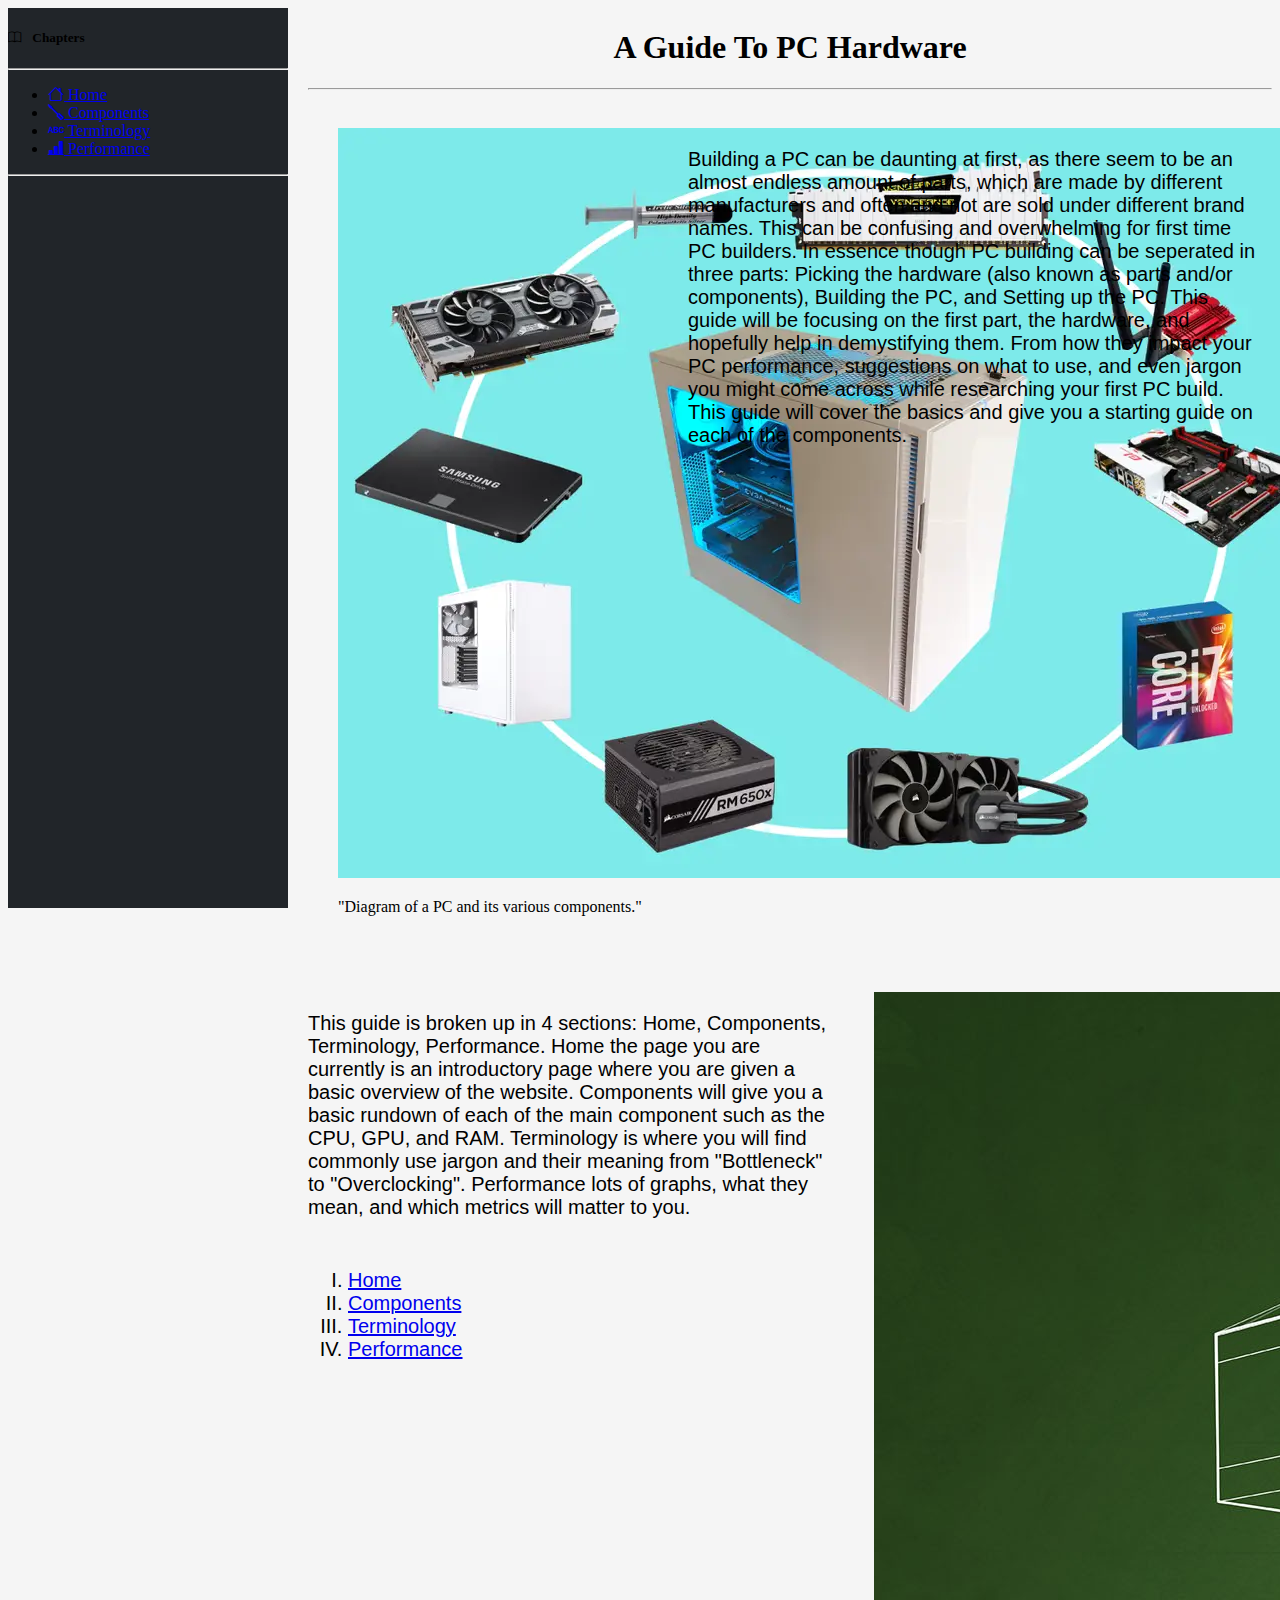
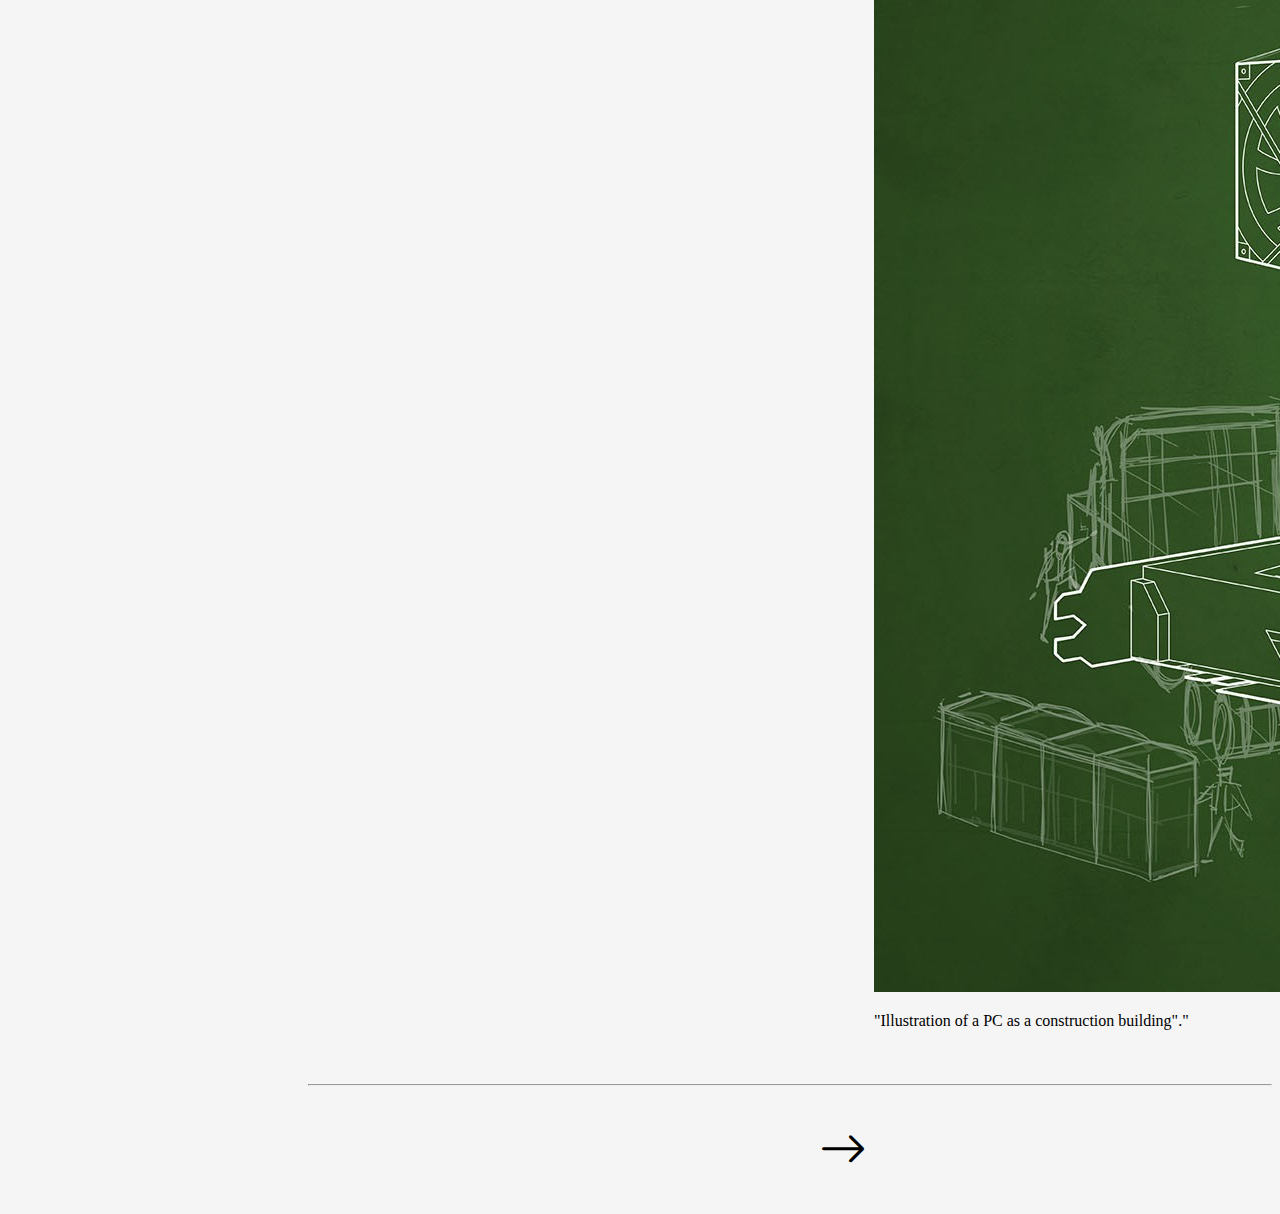
<file: index.html>
<!DOCTYPE html>

<html lang="en">

    <head>
        <link href="https://cdn.jsdelivr.net/npm/bootstrap@5.2.3/dist/css/bootstrap.min.css" rel="stylesheet" integrity="sha384-rbsA2VBKQhggwzxH7pPCaAqO46MgnOM80zW1RWuH61DGLwZJEdK2Kadq2F9CUG65" crossorigin="anonymous">
        <link rel="stylesheet" href="https://cdn.jsdelivr.net/npm/bootstrap-icons@1.11.1/font/bootstrap-icons.css">
        <script src="https://cdn.jsdelivr.net/npm/bootstrap@5.2.3/dist/js/bootstrap.bundle.min.js" integrity="sha384-kenU1KFdBIe4zVF0s0G1M5b4hcpxyD9F7jL+jjXkk+Q2h455rYXK/7HAuoJl+0I4" crossorigin="anonymous"></script>
        <link href="styles.css" rel="stylesheet">
        <meta name="viewport" content="initial-scale=1, width=device-width">
        <title>Home</title>
    </head>

    <body>
        <div class="mainpage">
            <div class="sidebar">
                <div class="d-flex flex-column flex-shrink-0 p-3 text-bg-dark">
                    <h5 class="d-flex align-items-center mb-3 mb-md-0 me-md-auto text-white text-decoration-none">
                        <i class="bi bi-book"></i>
                        <span class="fs-4">Chapters</span>
                    </h5>
                    <hr>
                    <ul class="nav nav-pills flex-column mb-auto">
                        <li class="nav-item">
                            <a href="index.html" class="nav-link active" aria-current="page">
                                <i class="bi bi-house"></i>
                                Home
                            </a>
                        </li>
                        <li>
                            <a href="components.html" class="nav-link text-white">
                                <i class="bi bi-screwdriver"></i>
                                Components
                            </a>
                        </li>
                        <li>
                            <a href="terminology.html" class="nav-link text-white">
                                <i class="bi bi-alphabet-uppercase"></i>
                                Terminology
                            </a>
                        </li>
                        <li>
                            <a href="performance.html" class="nav-link text-white">
                                <i class="bi bi-bar-chart-line-fill"></i>
                                Performance
                            </a>
                        </li>
                    </ul>
                    <hr>
                </div>
            </div>
            <div class="content">
                <div class="titleSection">
                    <h1 class="pageTitle">A Guide To PC Hardware</h1>
                </div>
                <hr>
                <div class="infobox">
                    <div class="imageContainer">
                        <div class="card" style="width: 20rem;">
                            <img class="card-img-top" src="images/pc-diagram.webp" alt="Card image cap">
                            <div class="card-body">
                                <p class="card-text">"Diagram of a PC and its various components."</p>
                            </div>
                        </div>
                    </div>
                    <div>
                        <p class="infotext">
                            Building a PC can be daunting at first, as there seem to be an almost endless amount of parts, which are made by different manufacturers and often and not are sold under different brand names. This can be confusing and overwhelming for first time
                            PC builders. In essence though PC building can be seperated in three parts: Picking the hardware (also known as parts and/or components), Building the PC, and Setting up the PC. This guide will be focusing on the first part, the hardware,
                            and hopefully help in demystifying them. From how they impact your PC performance, suggestions on what to use, and even jargon you might come across while researching your first PC build.
                            This guide will cover the basics and give you a starting guide on each of the components.
                        </p>
                    </div>
                </div>
                <div class="infobox">
                    <div class="infosection">
                        <p class="infotext">
                            This guide is broken up in 4 sections: Home, Components, Terminology, Performance.
                            Home the page you are currently is an introductory page where you are given a basic overview of the website.
                            Components will give you a basic rundown of each of the main component such as the CPU, GPU, and RAM.
                            Terminology is where you will find commonly use jargon and their meaning from "Bottleneck" to "Overclocking".
                            Performance lots of graphs, what they mean, and which metrics will matter to you.
                        </p>
                        <ol class="chapterList">
                            <li>
                                <a href="#">
                                    Home
                                </a>
                            </li>
                            <li>
                                <a href="components.html">
                                    Components
                                </a>
                            </li>
                            <li>
                                <a href="terminology.html">
                                    Terminology
                                </a>
                            </li>
                            <li>
                                <a href="performance.html">
                                    Performance
                                </a>
                            </li>
                        </ol>
                    </div>
                    <div class="imageContainer">
                        <div class="card" style="width: 23rem;">
                            <img class="card-img-top" src="images/pc_construction.jpg" alt="Card image cap">
                            <div class="card-body">
                                <p class="card-text">"Illustration of a PC as a construction building"."</p>
                            </div>
                        </div>
                    </div>
                </div>
                <div class="footerSection">
                    <hr>
                    <div class="navPages">
                        <a href="#" class="arrowHidden navButton">
                            <i class="bi bi-arrow-left"></i>
                        </a>
                        <a class="navButton" href="components.html">
                            <i class="bi bi-arrow-right"></i>
                        </a>
                    </div>
                </div>
            </div>
        </div>
    </body>

</html>
</file>
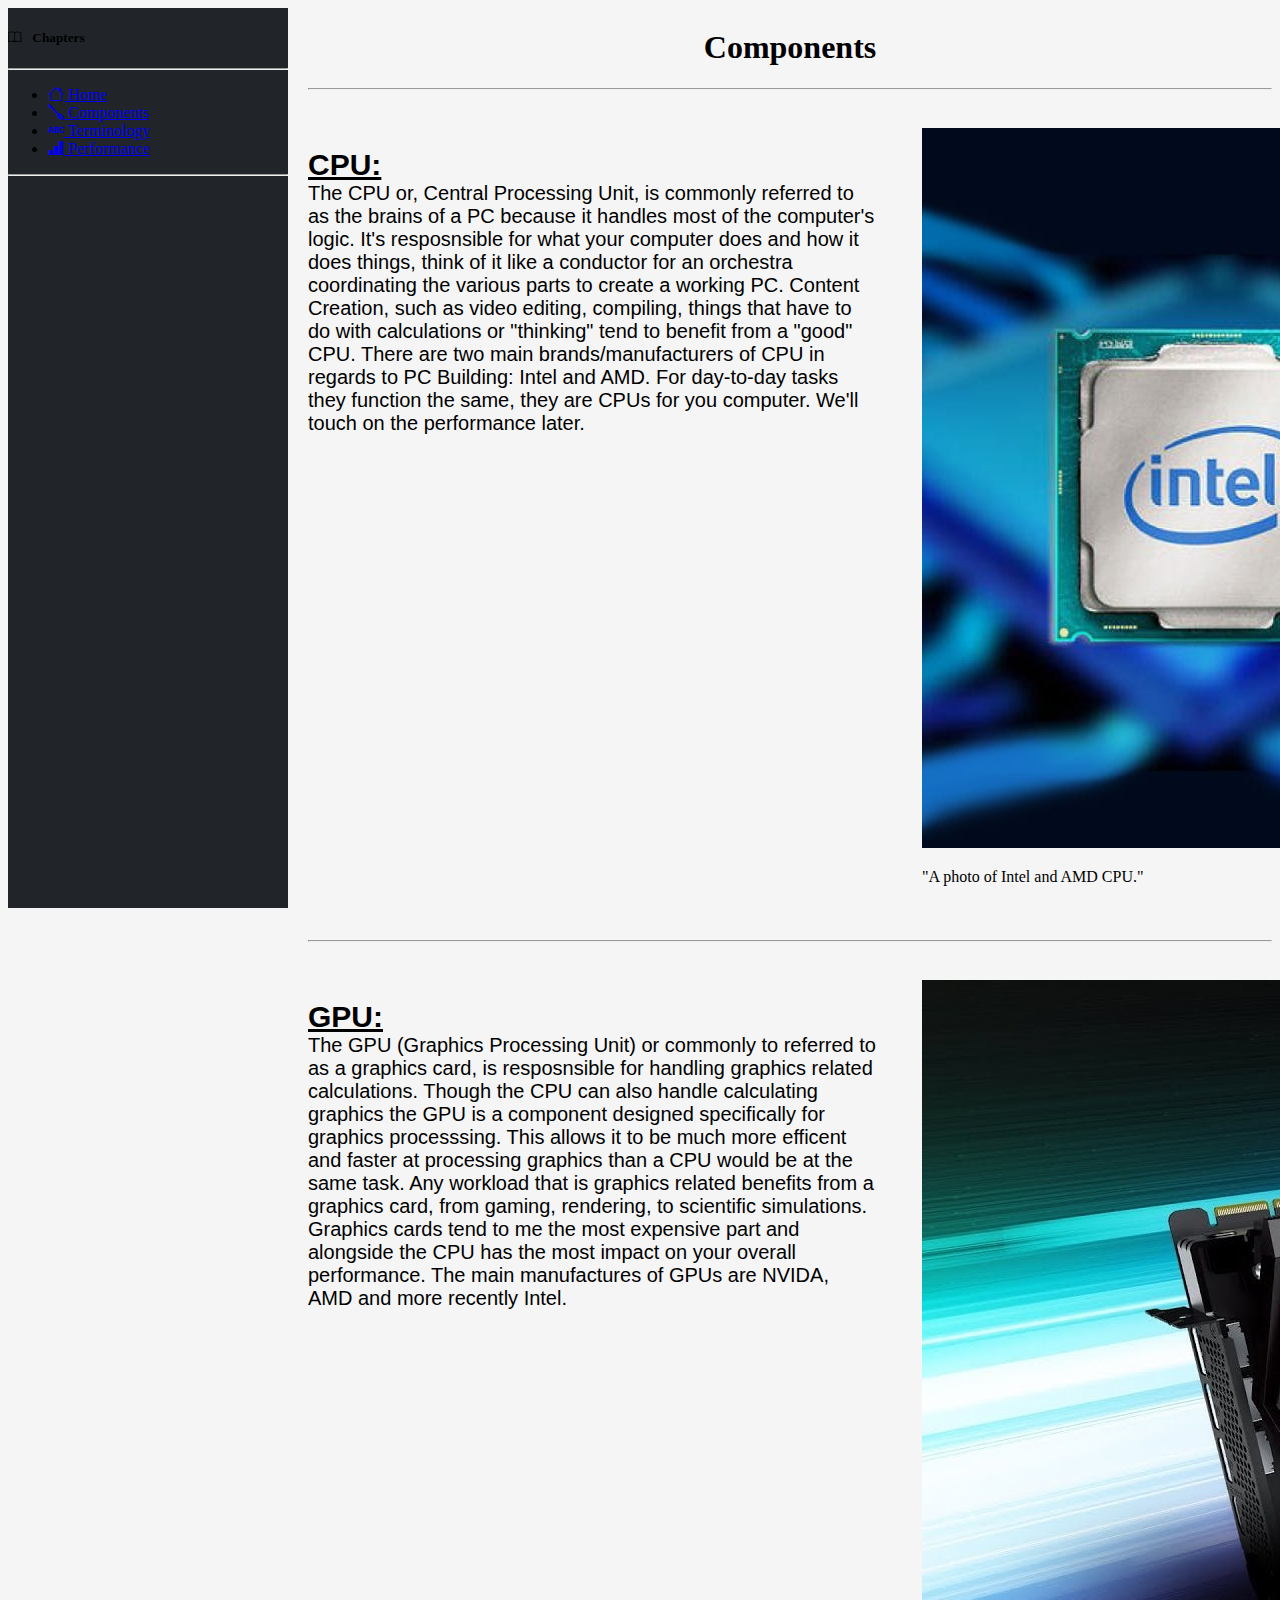
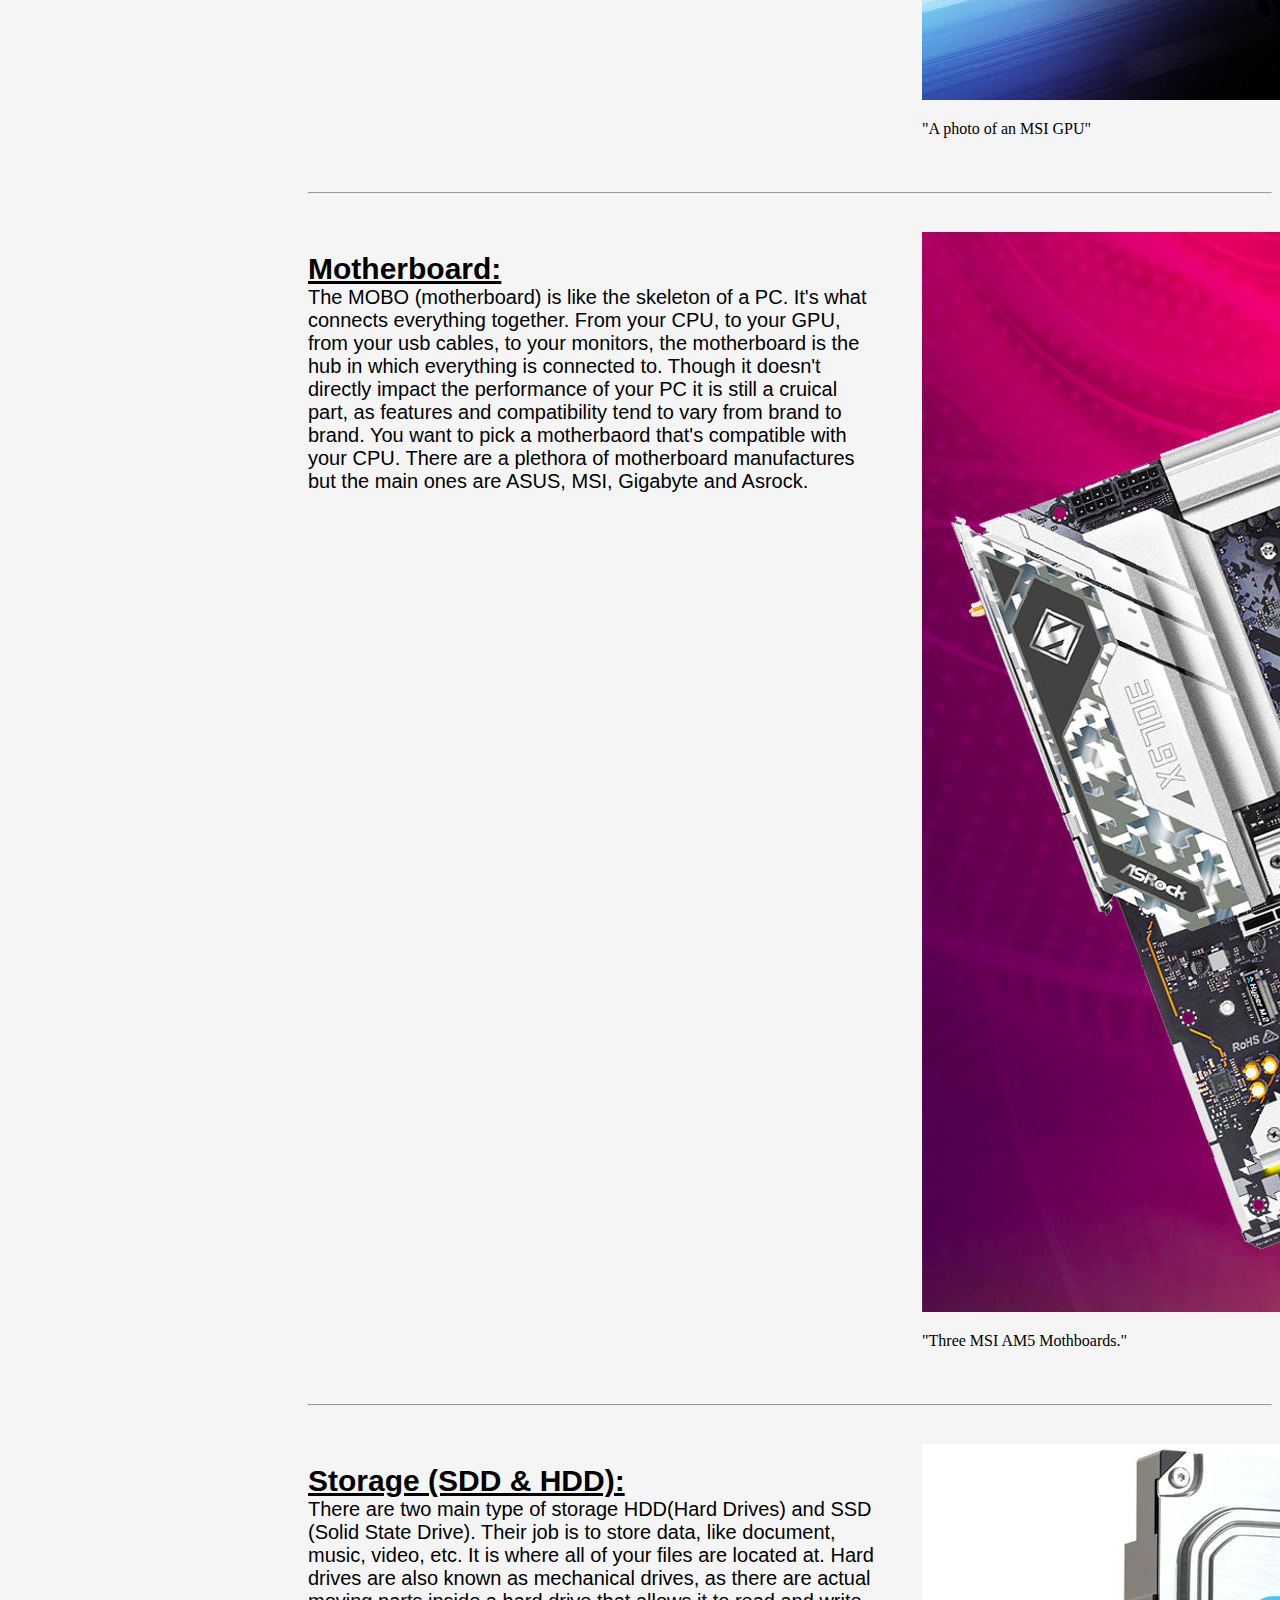
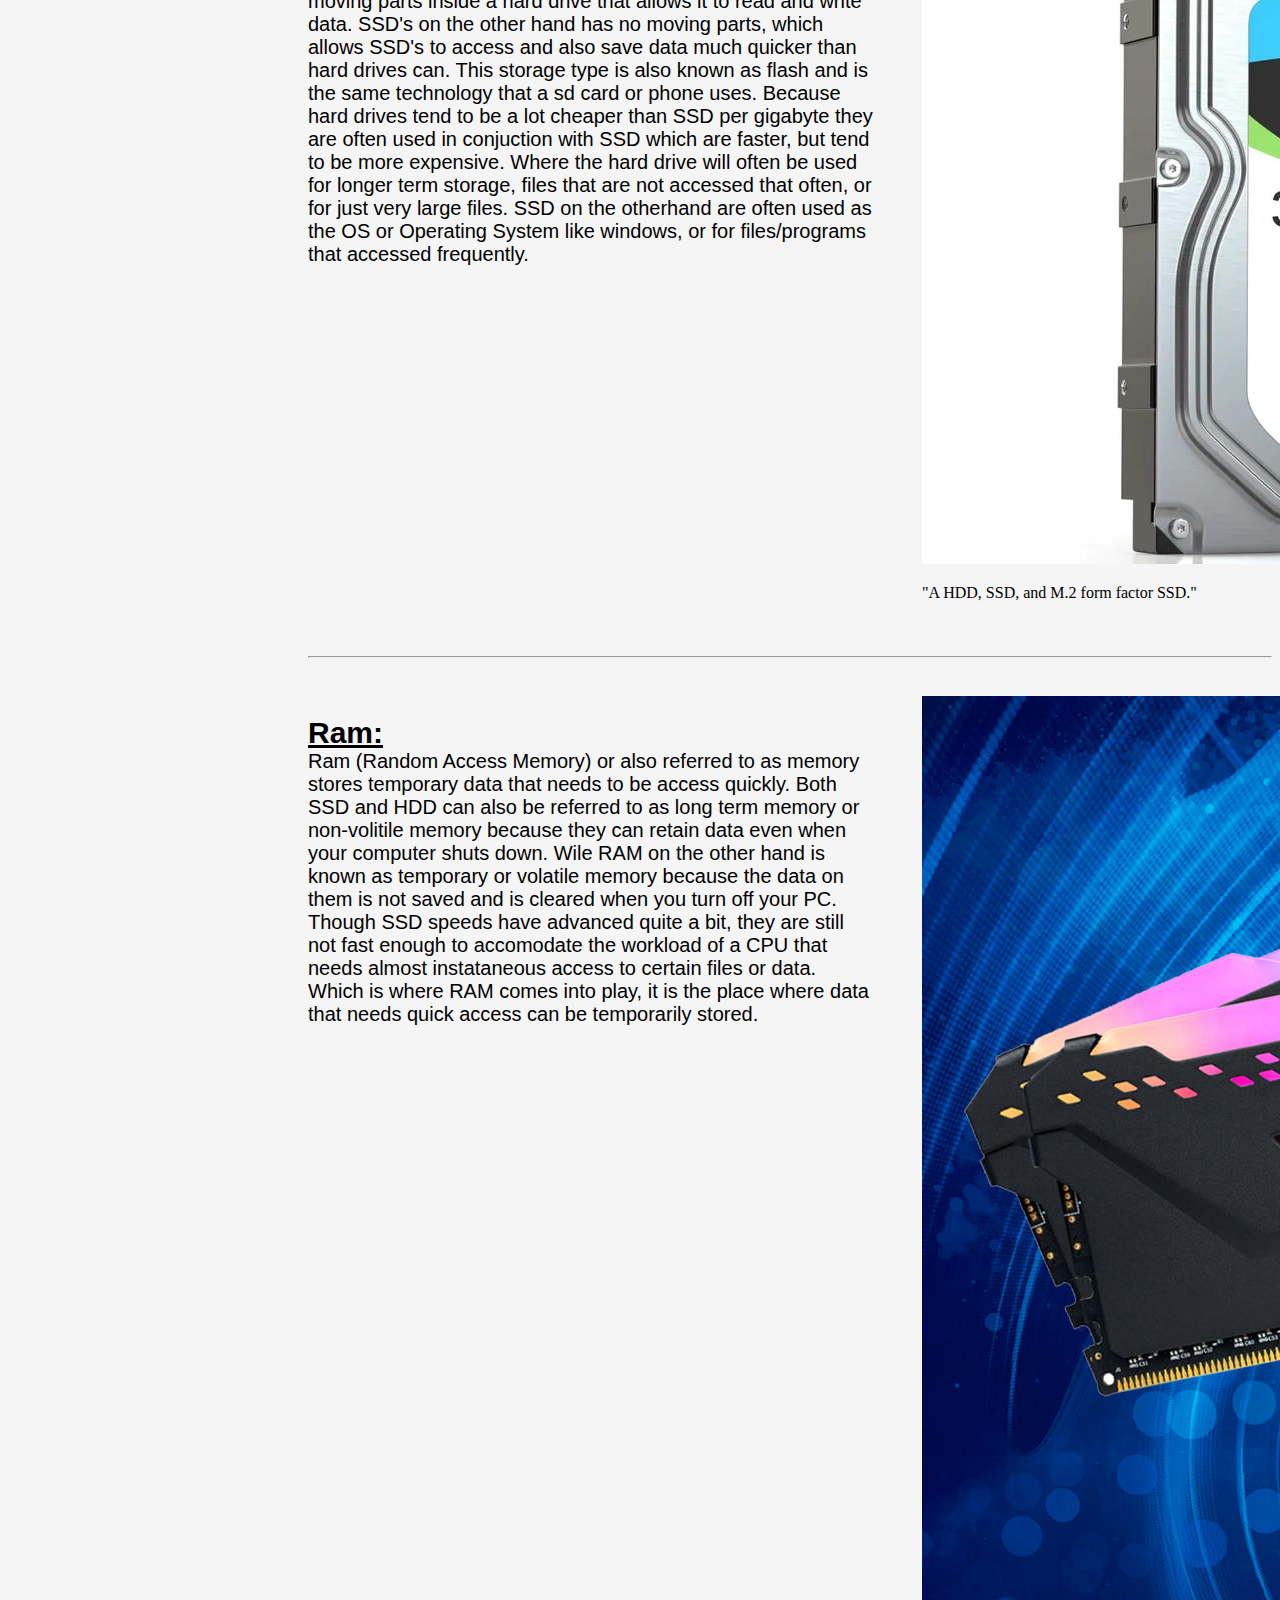
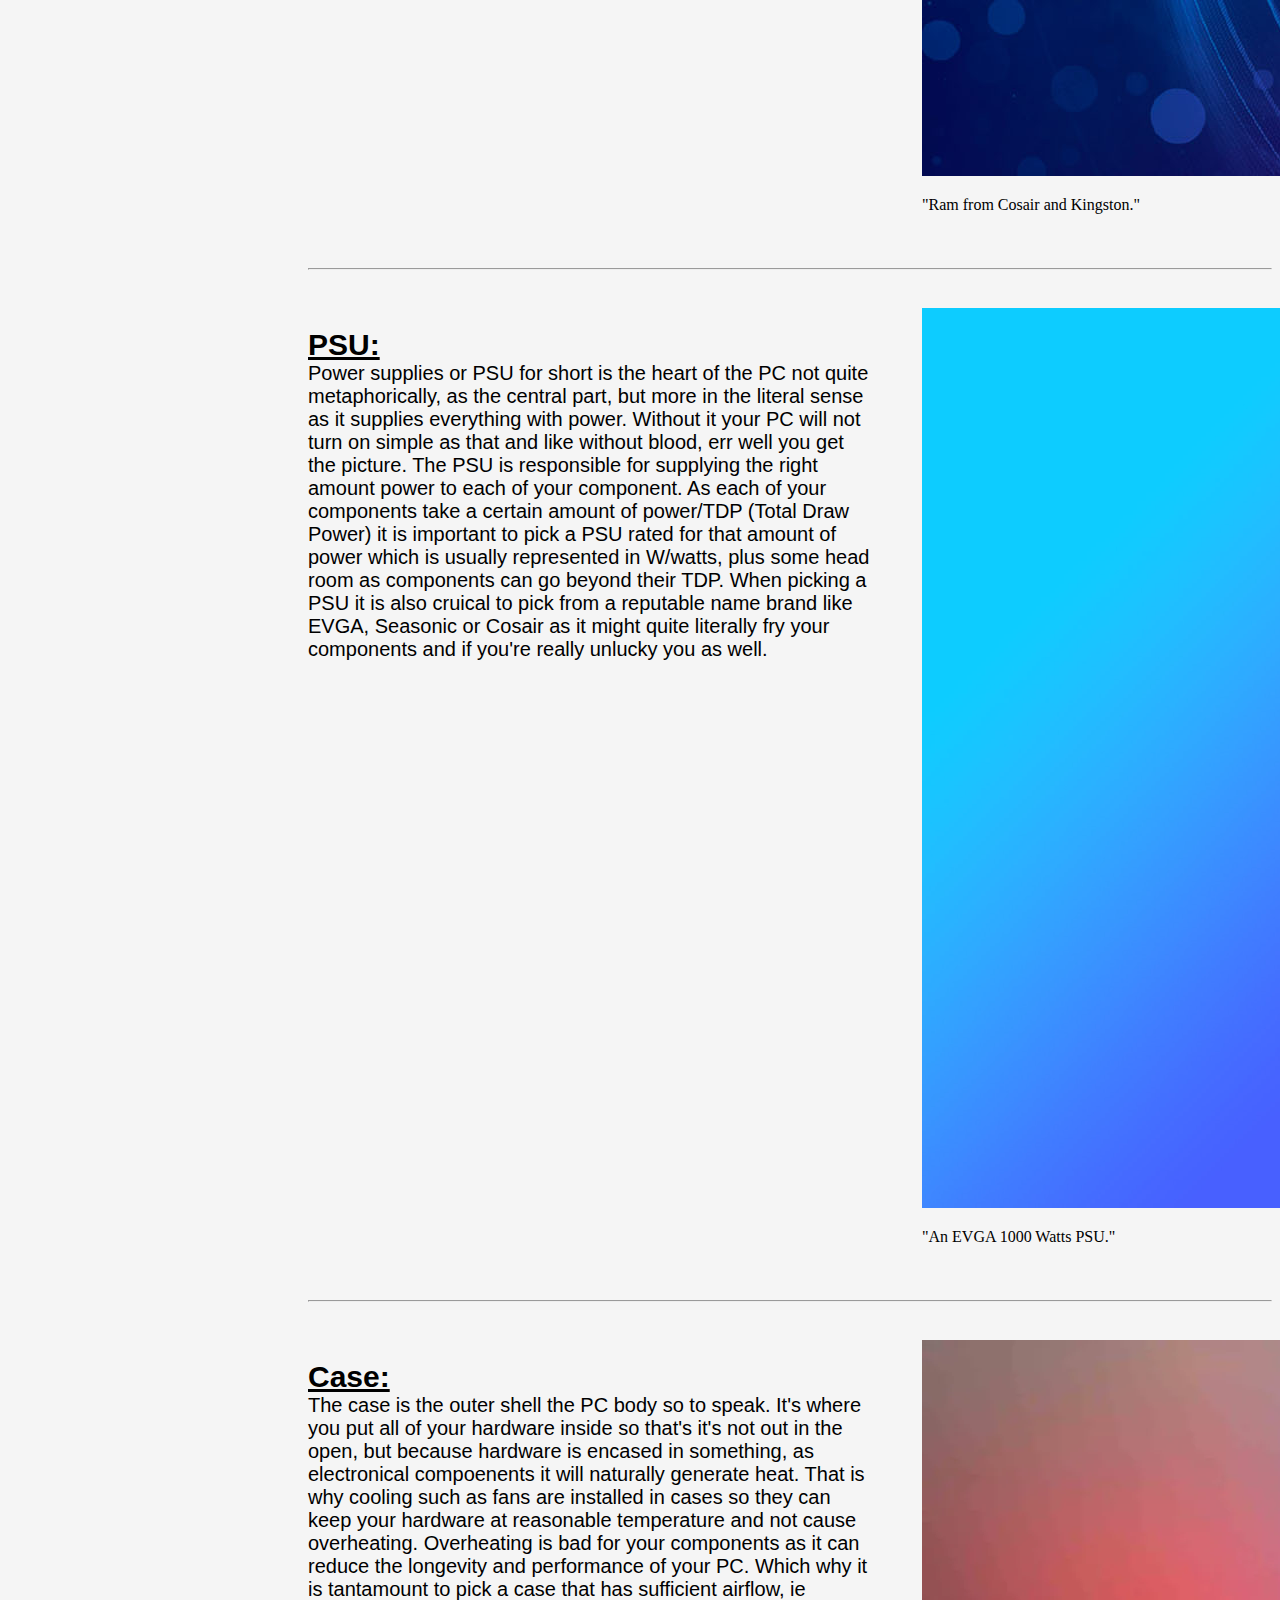
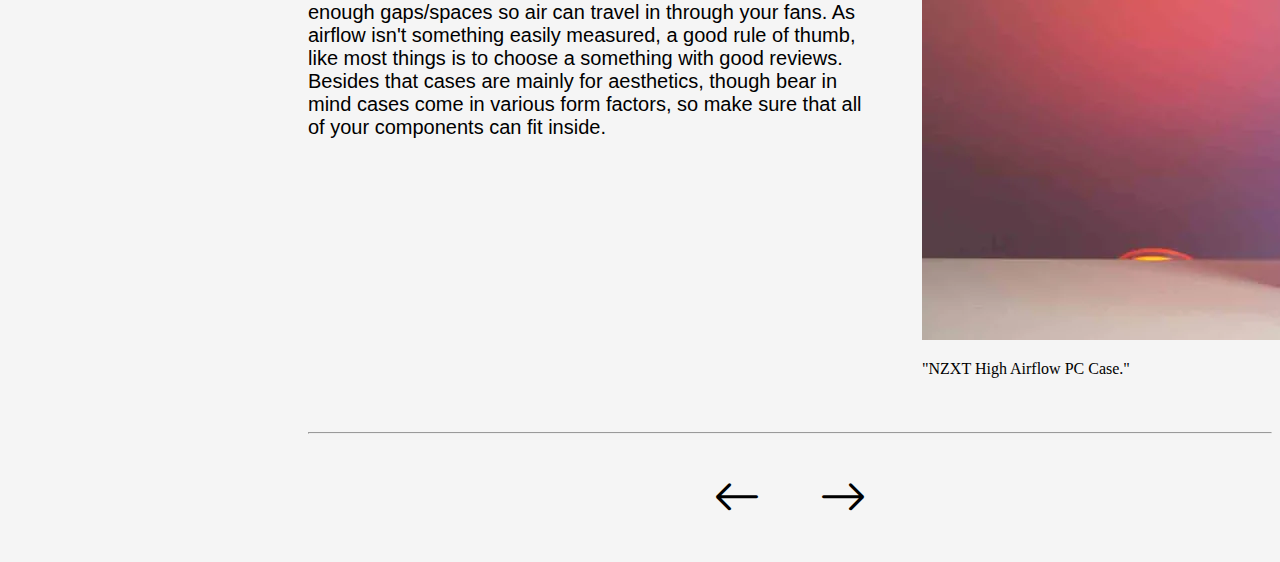
<file: components.html>
<!DOCTYPE html>

<html lang="en">

    <head>
        <link href="https://cdn.jsdelivr.net/npm/bootstrap@5.2.3/dist/css/bootstrap.min.css" rel="stylesheet" integrity="sha384-rbsA2VBKQhggwzxH7pPCaAqO46MgnOM80zW1RWuH61DGLwZJEdK2Kadq2F9CUG65" crossorigin="anonymous">
        <link rel="stylesheet" href="https://cdn.jsdelivr.net/npm/bootstrap-icons@1.11.1/font/bootstrap-icons.css">
        <script src="https://cdn.jsdelivr.net/npm/bootstrap@5.2.3/dist/js/bootstrap.bundle.min.js" integrity="sha384-kenU1KFdBIe4zVF0s0G1M5b4hcpxyD9F7jL+jjXkk+Q2h455rYXK/7HAuoJl+0I4" crossorigin="anonymous"></script>
        <link href="styles.css" rel="stylesheet">
        <meta name="viewport" content="initial-scale=1, width=device-width">
        <title>Components</title>
    </head>

    <body>
        <div class="mainpage">
            <div class="sidebar">
                <div class="d-flex flex-column flex-shrink-0 p-3 text-bg-dark">
                    <h5 class="d-flex align-items-center mb-3 mb-md-0 me-md-auto text-white text-decoration-none">
                        <i class="bi bi-book"></i>
                        <span class="fs-4">Chapters</span>
                    </h5>
                    <hr>
                    <ul class="nav nav-pills flex-column mb-auto">
                        <li class="nav-item">
                            <a href="index.html" class="nav-link text-white">
                                <i class="bi bi-house"></i>
                                Home
                            </a>
                        </li>
                        <li>
                            <a href="components.html" class="nav-link active" aria-current="page">
                                <i class="bi bi-screwdriver"></i>
                                Components
                            </a>
                        </li>
                        <li>
                            <a href="terminology.html" class="nav-link text-white">
                                <i class="bi bi-alphabet-uppercase"></i>
                                Terminology
                            </a>
                        </li>
                        <li>
                            <a href="performance.html" class="nav-link text-white">
                                <i class="bi bi-bar-chart-line-fill"></i>
                                Performance
                            </a>
                        </li>
                    </ul>
                    <hr>
                </div>
            </div>
            <div class="content">
                <div class="titleSection">
                    <h1 class="pageTitle"> Components</h1>
                </div>
                <hr>
                <div class="infobox">
                    <p class="infotext">
                        <span class="compHeading">
                            CPU:
                            <br>
                        </span>
                        The CPU or, Central Processing Unit, is commonly referred to as the brains of a PC because it handles most of the computer's logic.
                        It's resposnsible for what your computer does and how it does things, think of it like a conductor for an orchestra coordinating the various parts to create a working PC.
                        Content Creation, such as video editing, compiling, things that have to do with calculations or "thinking" tend to benefit from a "good" CPU.
                        There are two main brands/manufacturers of CPU in regards to PC Building: Intel and AMD. For day-to-day tasks they function the same, they are CPUs for you computer.
                        We'll touch on the performance later.
                    </p>
                    <div class="imageContainer">
                        <div class="card" style="width: 20rem;">
                            <img class="card-img-top" src="images/cpu.jpg" alt="Card image cap">
                            <div class="card-body">
                                <p class="card-text">"A photo of Intel and AMD CPU."</p>
                            </div>
                        </div>
                    </div>
                </div>
                <hr>
                <div class="infobox">
                    <p class="infotext">
                        <span class="compHeading">
                            GPU:
                            <br>
                        </span>
                        The GPU (Graphics Processing Unit) or commonly to referred to as a graphics card, is resposnsible for handling graphics related calculations.
                        Though the CPU can also handle calculating graphics the GPU is a component designed specifically for graphics processsing.
                        This allows it to be much more efficent and faster at processing graphics than a CPU would be at the same task. Any workload that is graphics related benefits from a graphics card, from gaming, rendering, to scientific simulations.
                        Graphics cards tend to me the most expensive part and alongside the CPU has the most impact on your overall performance.
                        The main manufactures of GPUs are NVIDA, AMD and more recently Intel.
                    </p>
                    <div class="imageContainer">
                        <div class="card" style="width: 20rem;">
                            <img class="card-img-top" src="images/gpu.jpg" alt="Card image cap">
                            <div class="card-body">
                                <p class="card-text">"A photo of an MSI GPU"</p>
                            </div>
                        </div>
                    </div>
                </div>
                <hr>
                <div class="infobox">
                    <p class="infotext">
                        <span class="compHeading">
                            Motherboard:
                            <br>
                        </span>
                        The MOBO (motherboard) is like the skeleton of a PC. It's what connects everything together. From your CPU, to your GPU, from your usb cables, to your monitors, the motherboard is the hub in which everything is connected to.
                        Though it doesn't directly impact the performance of your PC it is still a cruical part, as features and compatibility tend to vary from brand to brand. You want to pick a motherbaord that's compatible with your CPU. There are a plethora
                        of motherboard manufactures but the main ones are ASUS, MSI, Gigabyte and Asrock.
                    </p>
                    <div class="imageContainer">
                        <div class="card" style="width: 20rem;">
                            <img class="card-img-top" src="images/motherboard.jpg" alt="Card image cap">
                            <div class="card-body">
                                <p class="card-text">"Three MSI AM5 Mothboards."</p>
                            </div>
                        </div>
                    </div>
                </div>
                <hr>
                <div class="infobox">
                    <p class="infotext">
                        <span class="compHeading">
                            Storage (SDD & HDD):
                            <br>
                        </span>
                        There are two main type of storage HDD(Hard Drives) and SSD (Solid State Drive). Their job is to store data, like document, music, video, etc. It is where all of your files are located at. Hard drives are also known as mechanical drives, as there are
                        actual moving parts inside a hard drive that allows it to read and write data. SSD's on the other hand has no moving parts, which allows SSD's to access and also save data much quicker than hard drives can. This storage type is also known as flash
                        and is the same technology that a sd card or phone uses. Because hard drives tend to be a lot cheaper than SSD per gigabyte they are often used in conjuction with SSD which are faster, but tend to be more expensive.
                        Where the hard drive will often be used for longer term storage, files that are not accessed that often, or for just very large files. SSD on the otherhand are often used as the OS or Operating System like windows, or for files/programs that accessed frequently.
                    </p>
                    <div class="imageContainer">
                        <div class="card" style="width: 20rem;">
                            <img class="card-img-top" src="images/storage.webp" alt="Card image cap">
                            <div class="card-body">
                                <p class="card-text">"A HDD, SSD, and M.2 form factor SSD."</p>
                            </div>
                        </div>
                    </div>
                </div>
                <hr>
                <div class="infobox">
                    <p class="infotext">
                        <span class="compHeading">
                            Ram:
                            <br>
                        </span>
                        Ram (Random Access Memory) or also referred to as memory stores temporary data that needs to be access quickly. Both SSD and HDD can also be referred to as long term memory or non-volitile memory because they can retain data even when your computer shuts down.
                        Wile RAM on the other hand is known as temporary or volatile memory because the data on them is not saved and is cleared when you turn off your PC. Though SSD speeds have advanced quite a bit, they are still not fast enough to accomodate the workload of a CPU
                        that needs almost instataneous access to certain files or data. Which is where RAM comes into play, it is the place where data that needs quick access can be temporarily stored.
                    </p>
                    <div class="imageContainer">
                        <div class="card" style="width: 20rem;">
                            <img class="card-img-top" src="images/ram.jpg" alt="Card image cap">
                            <div class="card-body">
                                <p class="card-text">"Ram from Cosair and Kingston."</p>
                            </div>
                        </div>
                    </div>
                </div>
                <hr>
                <div class="infobox">
                    <p class="infotext">
                        <span class="compHeading">
                            PSU:
                            <br>
                        </span>
                        Power supplies or PSU for short is the heart of the PC not quite metaphorically, as the central part, but more in the literal sense as it supplies everything with power. Without it your PC will not turn on simple as that and like without blood, err well you get the picture.
                        The PSU is responsible for supplying the right amount power to each of your component. As each of your components take a certain amount of power/TDP (Total Draw Power) it is important to pick a PSU rated for that amount of power which is usually represented in W/watts, plus some head room
                        as components can go beyond their TDP. When picking a PSU it is also cruical to pick from a reputable name brand like EVGA, Seasonic or Cosair as it might quite literally fry your components and if you're really unlucky you as well.
                    </p>
                    <div class="imageContainer">
                        <div class="card" style="width: 20rem;">
                            <img class="card-img-top" src="images/psu.webp" alt="Card image cap">
                            <div class="card-body">
                                <p class="card-text">"An EVGA 1000 Watts PSU."</p>
                            </div>
                        </div>
                    </div>
                </div>
                <hr>
                <div class="infobox">
                    <p class="infotext">
                        <span class="compHeading">
                            Case:
                            <br>
                        </span>
                        The case is the outer shell the PC body so to speak. It's where you put all of your hardware inside so that's it's not out in the open, but because hardware is encased in something, as electronical compoenents it will naturally generate heat.
                        That is why cooling such as fans are installed in cases so they can keep your hardware at reasonable temperature and not cause overheating. Overheating is bad for your components as it can reduce the longevity and performance of your PC. Which why it is tantamount to
                        pick a case that has sufficient airflow, ie enough gaps/spaces so air can travel in through your fans. As airflow isn't something easily measured, a good rule of thumb, like most things is to choose a something with good reviews. Besides that cases are mainly for aesthetics,
                        though bear in mind cases come in various form factors, so make sure that all of your components can fit inside.
                    </p>
                    <div class="imageContainer">
                        <div class="card" style="width: 20rem;">
                            <img class="card-img-top" src="images/case.webp" alt="Card image cap">
                            <div class="card-body">
                                <p class="card-text">"NZXT High Airflow PC Case."</p>
                            </div>
                        </div>
                    </div>
                </div>
                <div class="footerSection">
                    <hr>
                    <div class="navPages">
                        <a class="navButton" href="index.html">
                            <i class="bi bi-arrow-left"></i>
                        </a>
                        <a class="navButton" href="terminology.html">
                            <i class="bi bi-arrow-right"></i>
                        </a>
                    </div>
                </div>
            </div>
        </div>
    </body>

</html>
</file>
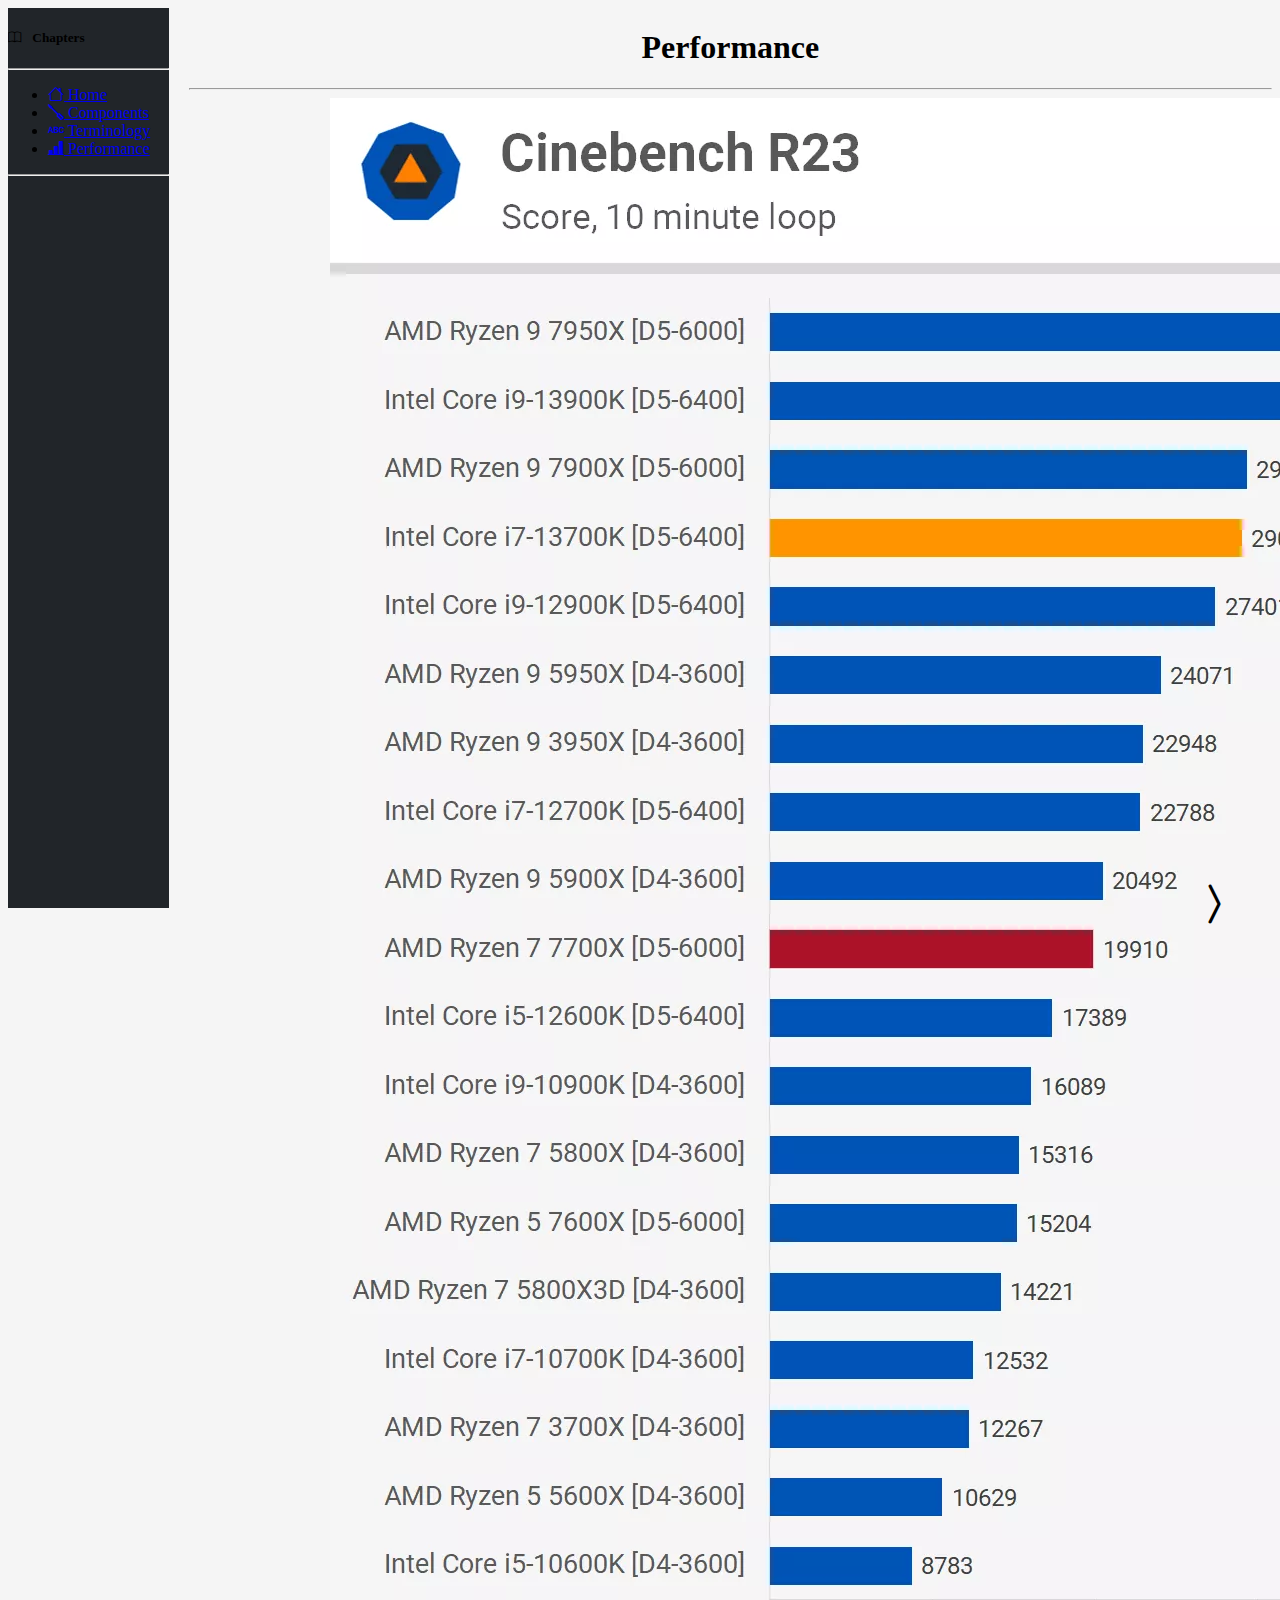
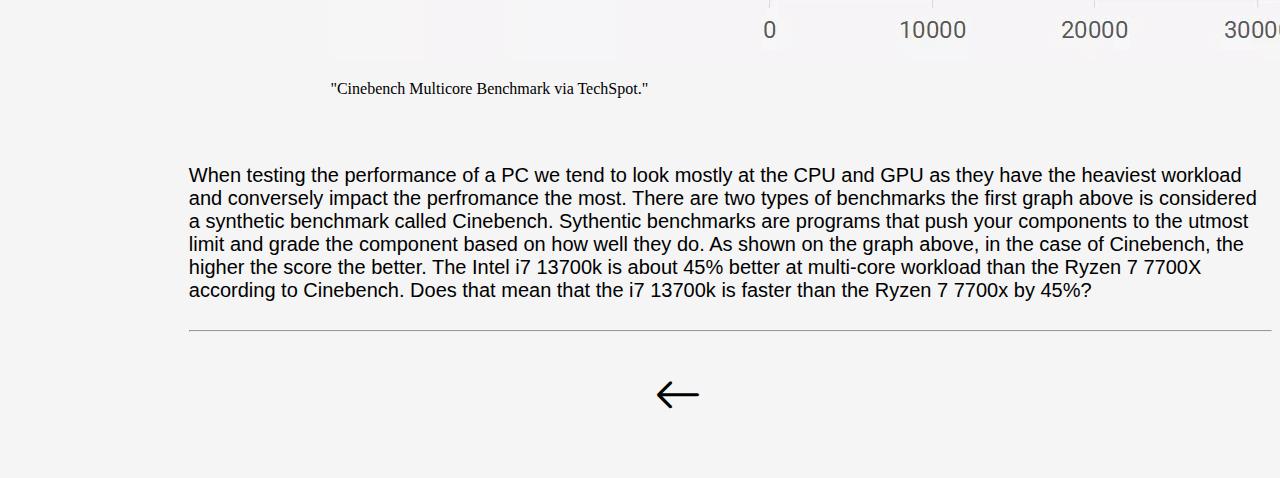
<file: performance.html>
<!DOCTYPE html>

<html lang="en">

    <head>
        <link href="https://cdn.jsdelivr.net/npm/bootstrap@5.2.3/dist/css/bootstrap.min.css" rel="stylesheet" integrity="sha384-rbsA2VBKQhggwzxH7pPCaAqO46MgnOM80zW1RWuH61DGLwZJEdK2Kadq2F9CUG65" crossorigin="anonymous">
        <link rel="stylesheet" href="https://cdn.jsdelivr.net/npm/bootstrap-icons@1.11.1/font/bootstrap-icons.css">
        <script src="https://cdn.jsdelivr.net/npm/bootstrap@5.2.3/dist/js/bootstrap.bundle.min.js" integrity="sha384-kenU1KFdBIe4zVF0s0G1M5b4hcpxyD9F7jL+jjXkk+Q2h455rYXK/7HAuoJl+0I4" crossorigin="anonymous"></script>
        <script src="homepage.js"></script>
        <link href="styles.css" rel="stylesheet">
        <meta name="viewport" content="initial-scale=1, width=device-width">
        <title>Performance</title>
    </head>

    <body>
        <div class="mainpage">
            <div class="sidebar">
                <div class="d-flex flex-column flex-shrink-0 p-3 text-bg-dark">
                    <h5 class="d-flex align-items-center mb-3 mb-md-0 me-md-auto text-white text-decoration-none">
                        <i class="bi bi-book"></i>
                        <span class="fs-4">Chapters</span>
                    </h5>
                    <hr>
                    <ul class="nav nav-pills flex-column mb-auto">
                        <li class="nav-item">
                            <a href="index.html" class="nav-link text-white">
                                <i class="bi bi-house"></i>
                                Home
                            </a>
                        </li>
                        <li>
                            <a href="components.html" class="nav-link text-white">
                                <i class="bi bi-screwdriver"></i>
                                Components
                            </a>
                        </li>
                        <li>
                            <a href="terminology.html" class="nav-link text-white">
                                <i class="bi bi-alphabet-uppercase"></i>
                                Terminology
                            </a>
                        </li>
                        <li>
                            <a href="performance.html" class="nav-link active" aria-current="page">
                                <i class="bi bi-bar-chart-line-fill"></i>
                                Performance
                            </a>
                        </li>
                    </ul>
                    <hr>
                </div>
            </div>
            <div class="content">
                <div class="titleSection">
                    <h1 class="pageTitle">Performance</h1>
                </div>
                <hr>
                <div class="benchmark">
                    <div class=benchCard>
                        <div class="card" style="max-width: 50rem;" id="perfImg">
                            <img class="card-img-top" src="images/multicore.webp" alt="Card image cap" id="perfCard">
                            <div class="card-body">
                                <p class="card-text" id="cardText">"Cinebench Multicore Benchmark via TechSpot."</p>
                                <p class="card-text" id="cardText2">"Chromium Compile via GamersNexus."</p>
                                <p class="card-text" id="cardText3">"3D Mark Benchmark via VideoCardz.com."</p>
                                <p class="card-text" id="cardText4">"Spiderman Benchmark via TechSpot."</p>
                            </div>
                        </div>
                    </div>
                    <span class="chevron">
                        <button class="navButton leftButton"><i class="bi bi-chevron-compact-left"></i></button>
                        <button class="navButton rightButton"><i class="bi bi-chevron-compact-right"></i></button>
                    </span>
                </div>
                <div class="infobox">
                    <p class="infotext" id="PageText">
                        When testing the performance of a PC we tend to look mostly at the CPU and GPU as they have the heaviest workload and conversely impact the perfromance the most. There are two types of benchmarks the first graph above is considered a synthetic benchmark
                        called Cinebench. Sythentic benchmarks are programs that push your components to the utmost limit and grade the component based on how well they do. As shown on the graph above, in the case of Cinebench, the higher the score the better. The Intel i7 13700k is about
                        45% better at multi-core workload than the Ryzen 7 7700X according to Cinebench. Does that mean that the i7 13700k is faster than the Ryzen 7 7700x by 45%?
                    </p>
                </div>
                <div class="infobox">
                    <p class="infotext" id="perfText2">
                        Not quite. As you can see on the graph above the 13700k performs about 30% faster than the 7700X in a mulit-core compilation of Chromium. This benchmark is known as a real world benchmark, and like the name suggest is more indicitive of what performance you would get
                        in the real world when you are actually putting your components to their paces. So why the descrepency? This is because synthetic benchmark are designed to run the same test, the same way over and over again but this isn't indicitive of how software in the real world wor
                        As there is a plethora of hardware combination, performance will vary from build to build and optimizaitions in the software will also vary from program to program.
                    </p>
                </div>
                <div class="infobox">
                    <p class="infotext" id="perfText3">
                        That being said synthetic benchmarks are convenient. Real word benchmarking is often extensive, as there are lots of variables and factors you want to eliminate, as to not influence your hardware data. Though synthetic benchmark doesn't perfectly reflect
                        to real world performance they can give you a rough estimate. In the graph above you can see the huge leap between the last generation 3090 and this generation 4090 a nearly 2x leap in the synthetic benchmarks from 3D Mark. Though as previously stated you will
                        probably not see that scale in peformance uplift, you can still surmise that the leap between the two generations are quite large.
                    </p>
                </div>
                <div class="infobox">
                    <p class="infotext" id="perfText4">
                        With all that being said and done it is indicitive of you to not just look at a single component, and their numbers, but look at them as a whole. The graph above is another example of real world test where they are benchmarking "Spider-Man Remastered" probably
                        by going through a predetermined route in the game, over and over again, and recording the average FPS on those runs. As you can see paring a high end GPU with a high end CPU will naturally result in the best performance, at the cost of your wallet bare in mind.
                        However pairing the GPU with a lower end/older generation CPU introduces a bottleneck, as the CPU can not keep up with the GPU causing an overall decrease in perfomance. This lopsided approach to building a PC should be avoided if possible. In conclusion take a
                        holistic approach to ensure compatibility and performance, choose components with good reviews, that are from reputable brands, and have fun. That's the most important part.
                    </p>
                </div>
                <div class="footerSection">
                    <hr>
                    <div class="navPages">
                        <a class="navButton" href="terminology.html">
                            <i class="bi bi-arrow-left"></i>
                        </a>
                        <a class="navButton arrowHidden" href="#">
                            <i class="bi bi-arrow-right"></i>
                        </a>
                    </div>
                    <footer><a href="https://youtu.be/f9qgAOi9Q9E">PSST. SECRET EASTER EGG!</a></footer>
                </div>
            </div>
        </div>
    </body>

</html>
</file>
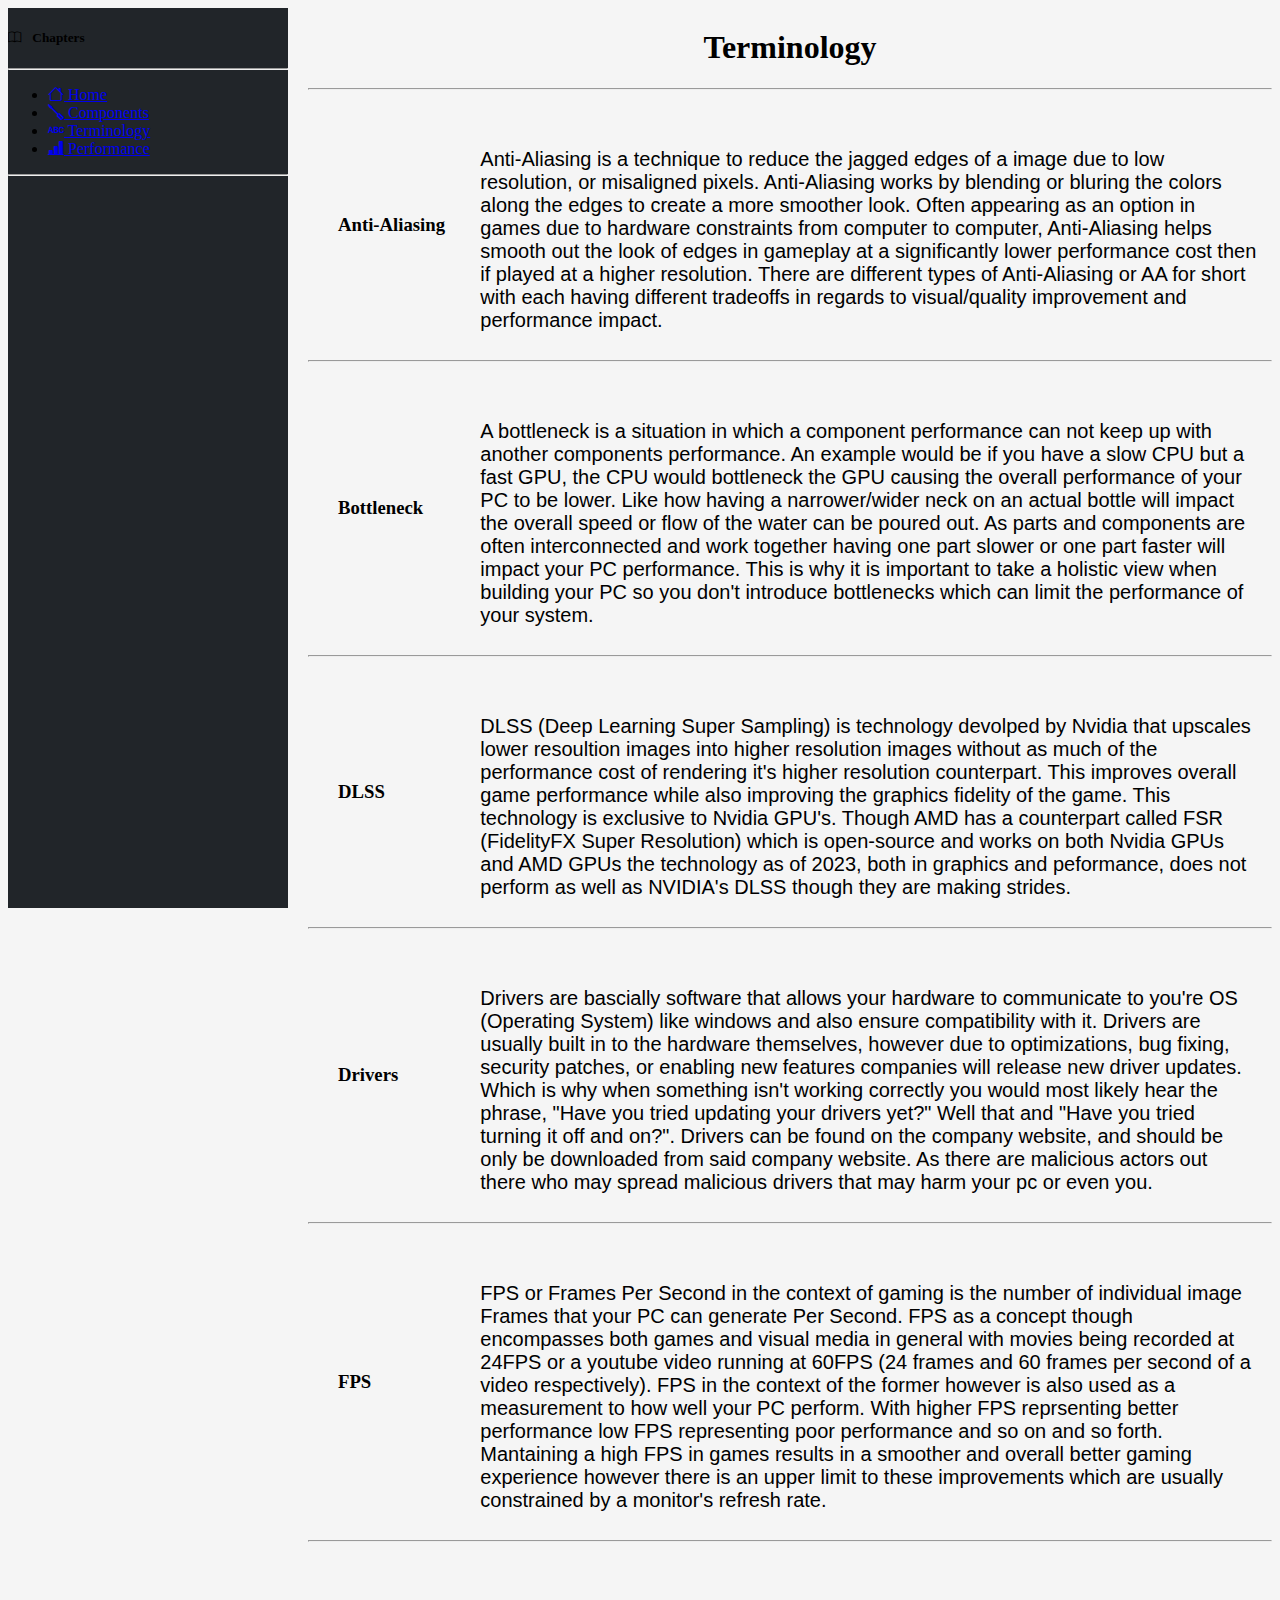
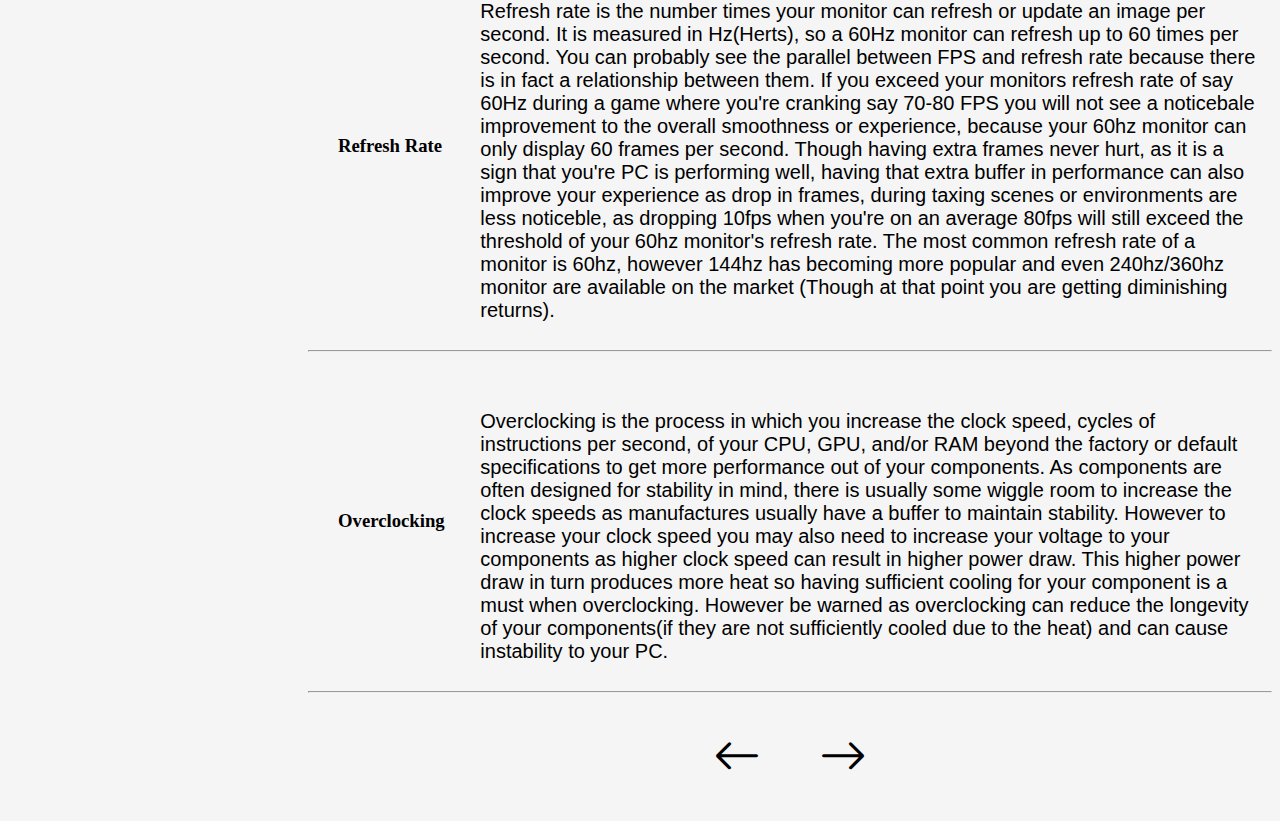
<file: terminology.html>
<!DOCTYPE html>

<html lang="en">

    <head>
        <link href="https://cdn.jsdelivr.net/npm/bootstrap@5.2.3/dist/css/bootstrap.min.css" rel="stylesheet" integrity="sha384-rbsA2VBKQhggwzxH7pPCaAqO46MgnOM80zW1RWuH61DGLwZJEdK2Kadq2F9CUG65" crossorigin="anonymous">
        <link rel="stylesheet" href="https://cdn.jsdelivr.net/npm/bootstrap-icons@1.11.1/font/bootstrap-icons.css">
        <script src="https://cdn.jsdelivr.net/npm/bootstrap@5.2.3/dist/js/bootstrap.bundle.min.js" integrity="sha384-kenU1KFdBIe4zVF0s0G1M5b4hcpxyD9F7jL+jjXkk+Q2h455rYXK/7HAuoJl+0I4" crossorigin="anonymous"></script>
        <link href="styles.css" rel="stylesheet">
        <meta name="viewport" content="initial-scale=1, width=device-width">
        <title>Terminology</title>
    </head>

    <body>
        <div class="mainpage">
            <div class="sidebar">
                <div class="d-flex flex-column flex-shrink-0 p-3 text-bg-dark">
                    <h5 class="d-flex align-items-center mb-3 mb-md-0 me-md-auto text-white text-decoration-none">
                        <i class="bi bi-book"></i>
                        <span class="fs-4">Chapters</span>
                    </h5>
                    <hr>
                    <ul class="nav nav-pills flex-column mb-auto">
                        <li class="nav-item">
                            <a href="index.html" class="nav-link text-white">
                                <i class="bi bi-house"></i>
                                Home
                            </a>
                        </li>
                        <li>
                            <a href="components.html" class="nav-link text-white">
                                <i class="bi bi-screwdriver"></i>
                                Components
                            </a>
                        </li>
                        <li>
                            <a href="terminology.html" class="nav-link active" aria-current="page">
                                <i class="bi bi-alphabet-uppercase"></i>
                                Terminology
                            </a>
                        </li>
                        <li>
                            <a href="performance.html" class="nav-link text-white">
                                <i class="bi bi-bar-chart-line-fill"></i>
                                Performance
                            </a>
                        </li>
                    </ul>
                    <hr>
                </div>
            </div>
            <div class="content">
                <div class="titleSection">
                    <h1 class="pageTitle">Terminology</h1>
                </div>
                <hr>
                <div class="infobox">
                    <div class="definition">
                        <h3 class="termHeader">Anti-Aliasing</h3>
                    </div>
                    <p class="infotext">
                        Anti-Aliasing is a technique to reduce the jagged edges of a image due to low resolution, or misaligned pixels. Anti-Aliasing works by blending or bluring the colors along the edges to create a more smoother look. Often appearing as an option in games
                        due to hardware constraints from computer to computer, Anti-Aliasing helps smooth out the look of edges in gameplay at a significantly lower performance cost then if played at a higher resolution. There are different types of Anti-Aliasing or AA for short
                        with each having different tradeoffs in regards to visual/quality improvement and performance impact.
                    </p>
                </div>
                <hr>
                <div class="infobox">
                    <div class="definition">
                        <h3 class="termHeader">Bottleneck</h3>
                    </div>
                    <p class="infotext">
                        A bottleneck is a situation in which a component performance can not keep up with another components performance. An example would be if you have a slow CPU but a fast GPU, the CPU would bottleneck the GPU causing the overall performance of your PC to
                        be lower. Like how having a narrower/wider neck on an actual bottle will impact the overall speed or flow of the water can be poured out.
                        As parts and components are often interconnected and work together having one part slower or one part faster will impact your PC performance. This is why it is important to take a holistic view when building your PC so you don't introduce
                        bottlenecks which can limit the performance of your system.
                    </p>
                </div>
                <hr>
                <div class="infobox">
                    <div class="definition">
                        <h3 class="termHeader">DLSS</h3>
                    </div>
                    <p class="infotext">
                        DLSS (Deep Learning Super Sampling) is technology devolped by Nvidia that upscales lower resoultion images into higher resolution images without as much of the performance cost of rendering it's higher resolution counterpart. This improves
                        overall game performance while also improving the graphics fidelity of the game. This technology is exclusive to Nvidia GPU's. Though AMD has a counterpart called FSR (FidelityFX Super Resolution) which is open-source and works on both
                        Nvidia GPUs and AMD GPUs the technology as of 2023, both in graphics and peformance, does not perform as well as NVIDIA's DLSS though they are making strides.
                    </p>
                </div>
                <hr>
                <div class="infobox">
                    <div class="definition">
                        <h3 class="termHeader">Drivers</h3>
                    </div>
                    <p class="infotext">
                        Drivers are bascially software that allows your hardware to communicate to you're OS (Operating System) like windows and also ensure compatibility with it.
                        Drivers are usually built in to the hardware themselves, however due to optimizations, bug fixing, security patches, or enabling new features companies will release new driver updates.
                        Which is why when something isn't working correctly you would most likely hear the phrase, "Have you tried updating your drivers yet?" Well that and "Have you tried turning it off and on?".
                        Drivers can be found on the company website, and should be only be downloaded from said company website.
                        As there are malicious actors out there who may spread malicious drivers that may harm your pc or even you.
                    </p>
                </div>
                <hr>
                <div class="infobox">
                    <div class="definition">
                        <h3 class="termHeader">FPS</h3>
                    </div>
                    <p class="infotext">
                        FPS or Frames Per Second in the context of gaming is the number of individual image Frames that your PC can generate Per Second.
                        FPS as a concept though encompasses both games and visual media in general with movies being recorded at 24FPS or a youtube video running at 60FPS (24 frames and 60 frames per second of a video respectively).
                        FPS in the context of the former however is also used as a measurement to how well your PC perform. With higher FPS reprsenting better performance low FPS representing poor performance and so on and so forth.
                        Mantaining a high FPS in games results in a smoother and overall better gaming experience however there is an upper limit to these improvements which are usually constrained by a monitor's refresh rate.
                    </p>
                </div>
                <hr>
                <div class="infobox">
                    <div class="definition">
                        <h3 class="termHeader">Refresh Rate</h3>
                    </div>
                    <p class="infotext">
                        Refresh rate is the number times your monitor can refresh or update an image per second. It is measured in Hz(Herts), so a 60Hz monitor can refresh up to 60 times per second.
                        You can probably see the parallel between FPS and refresh rate because there is in fact a relationship between them. If you exceed your monitors refresh rate of say 60Hz during
                        a game where you're cranking say 70-80 FPS you will not see a noticebale improvement to the overall smoothness or experience, because your 60hz monitor can only display 60 frames per second.
                        Though having extra frames never hurt, as it is a sign that you're PC is performing well, having that extra buffer in performance can also improve your experience as drop in frames, during taxing scenes or
                        environments are less noticeble, as dropping 10fps when you're on an average 80fps will still exceed the threshold of your 60hz monitor's refresh rate. The most common refresh rate of a monitor is 60hz, however
                        144hz has becoming more popular and even 240hz/360hz monitor are available on the market (Though at that point you are getting diminishing returns).
                    </p>
                </div>
                <hr>
                <div class="infobox">
                    <div class="definition">
                        <h3 class="termHeader">Overclocking</h3>
                    </div>
                    <p class="infotext">
                        Overclocking is the process in which you increase the clock speed, cycles of instructions per second, of your CPU, GPU, and/or RAM beyond the factory or default specifications to get more performance out of your components.
                        As components are often designed for stability in mind, there is usually some wiggle room to increase the clock speeds as manufactures usually have a buffer to maintain stability. However to increase your clock speed you may also need
                        to increase your voltage to your components as higher clock speed can result in higher power draw. This higher power draw in turn produces more heat so having sufficient cooling for your component is a must when overclocking. However
                        be warned as overclocking can reduce the longevity of your components(if they are not sufficiently cooled due to the heat) and can cause instability to your PC.
                    </p>
                </div>
                <div class="footerSection">
                    <hr>
                    <div class="navPages">
                        <a class="navButton" href="components.html">
                            <i class="bi bi-arrow-left"></i>
                        </a>
                        <a class="navButton" href="performance.html">
                            <i class="bi bi-arrow-right"></i>
                        </a>
                    </div>
                </div>
            </div>
        </div>
    </body>

</html>
</file>
<file: styles.css>
body {
    background-color: #f5f5f5;
}

.mainpage {
    display: flex;
}

.sidebar {
    width: 280px;
    height: 100vh;
    position: sticky;
    top: 0;
    bottom: 0;
    background-color: #212529;
    margin-right: 20px;
}

.fs-4 {
    padding-left: 8px;
}

.content {
    flex: 1;
    flex-direction: column;
}

.pageTitle {
    text-align: center;
}

.infoSection {
    display: flex;
    flex-direction: column;
}

.infobox {
    display: flex;
}

.compHeading {
    font-size: 30px;
    font-weight: bold;
    text-decoration: underline;
}

.infotext {
    font-family: 'Helvetica';
    font-size: 20px;
    padding-top: 30px;
    padding-right: 15px;
}

.chapterList {
    padding-top: 30px;
    list-style-type: upper-roman;
    font-size: 20px;
    font-family: 'Helvetica'
}

.termHeader {
    width: 6em;
}

.imageContainer {
    margin: auto;
    padding: 30px;
}

.definition {
    padding: 30px;
    margin: auto;
}

footer {
    text-align: center
}

.navButton {
    border: none;
    background-color: transparent;
    font-size: 3em;
    margin: 0.6em;
}

.navButton:hover .bi-chevron-compact-right {
    color: grey;
}

.navButton:hover .bi-chevron-compact-left {
    color: grey;
}

.navPages {
    display: flex;
    justify-content: center;
}

.navPages a {
    color: black;
}

.navPages a:hover {
    color: grey;
}


.benchmark {
    display: flex;
    justify-content: center;
}


.chevron {
    display: contents;
}


.leftButton {
    order: 0;
    padding-right: 30px;
}

.rightButton {
    order: 2;
    padding-left: 30px;
}

.benchCard {
    order: 1;
    justify-content: center;
}

.arrowHidden {
    visibility: hidden;
}


#perfText2 {
    display: none;
}

#perfText3 {
    display: none;
}

#perfText4 {
    display: none;
}

#cardText2 {
    display: none;
}

#cardText3 {
    display: none;
}

#cardText4 {
    display: none;
}

footer a {
    color: #f5f5f5;
}

/* Adjust layout when viewed on smaller devices */
@media (max-width: 1000px) {
    .infobox {
        flex-direction: column;
    }

    .imageContainer {
        order: 1;
        margin: auto;
        padding: 1em 0 1em 0;
        max-width: 100%;
    }

    .infotext {
        order: 2;
        padding: 1em;
    }

    .termHeader {
        text-align: center;
    }

    .sidebar {
        display: none;
    }

    #perfImg {
        min-width: 100%;
    }

    .chevron {
        order: 1;
        display: inline;
        margin: auto;
    }

    .benchmark {
        flex-direction: column;
    }
}
</file>
